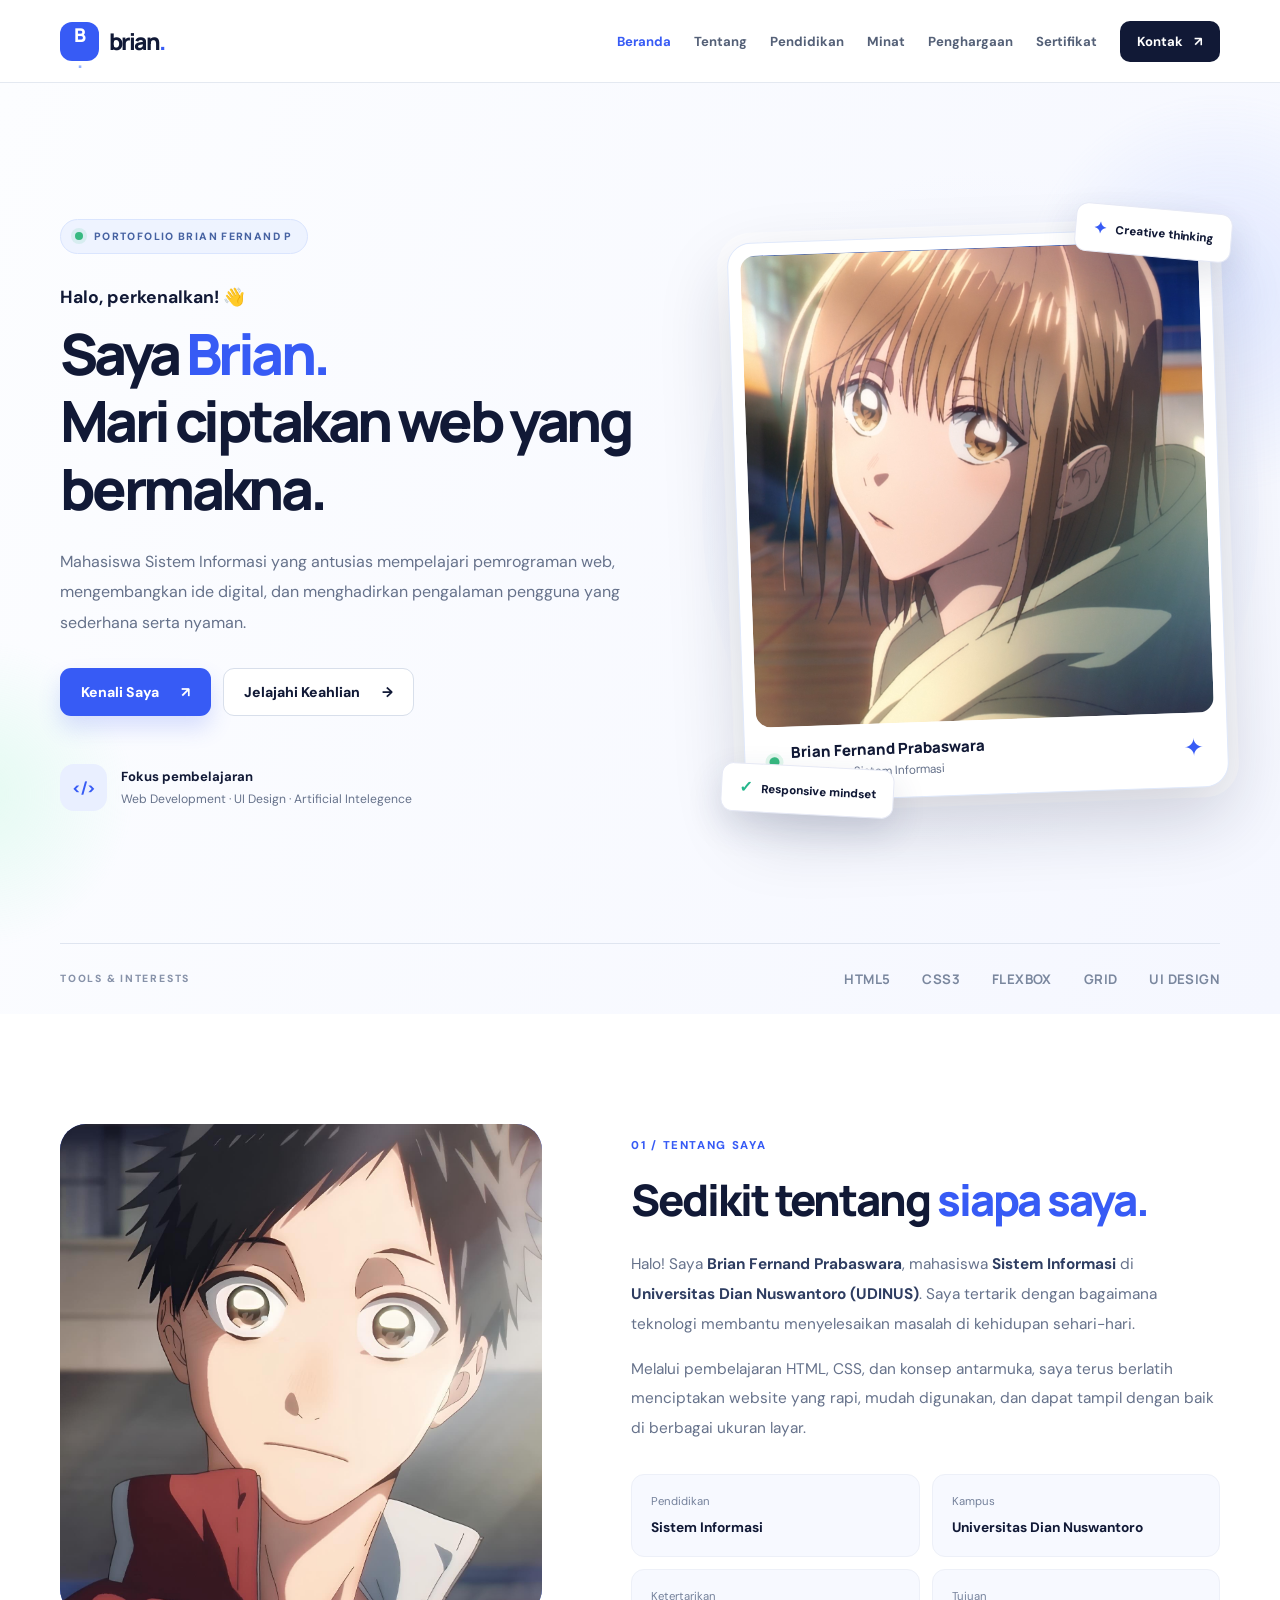
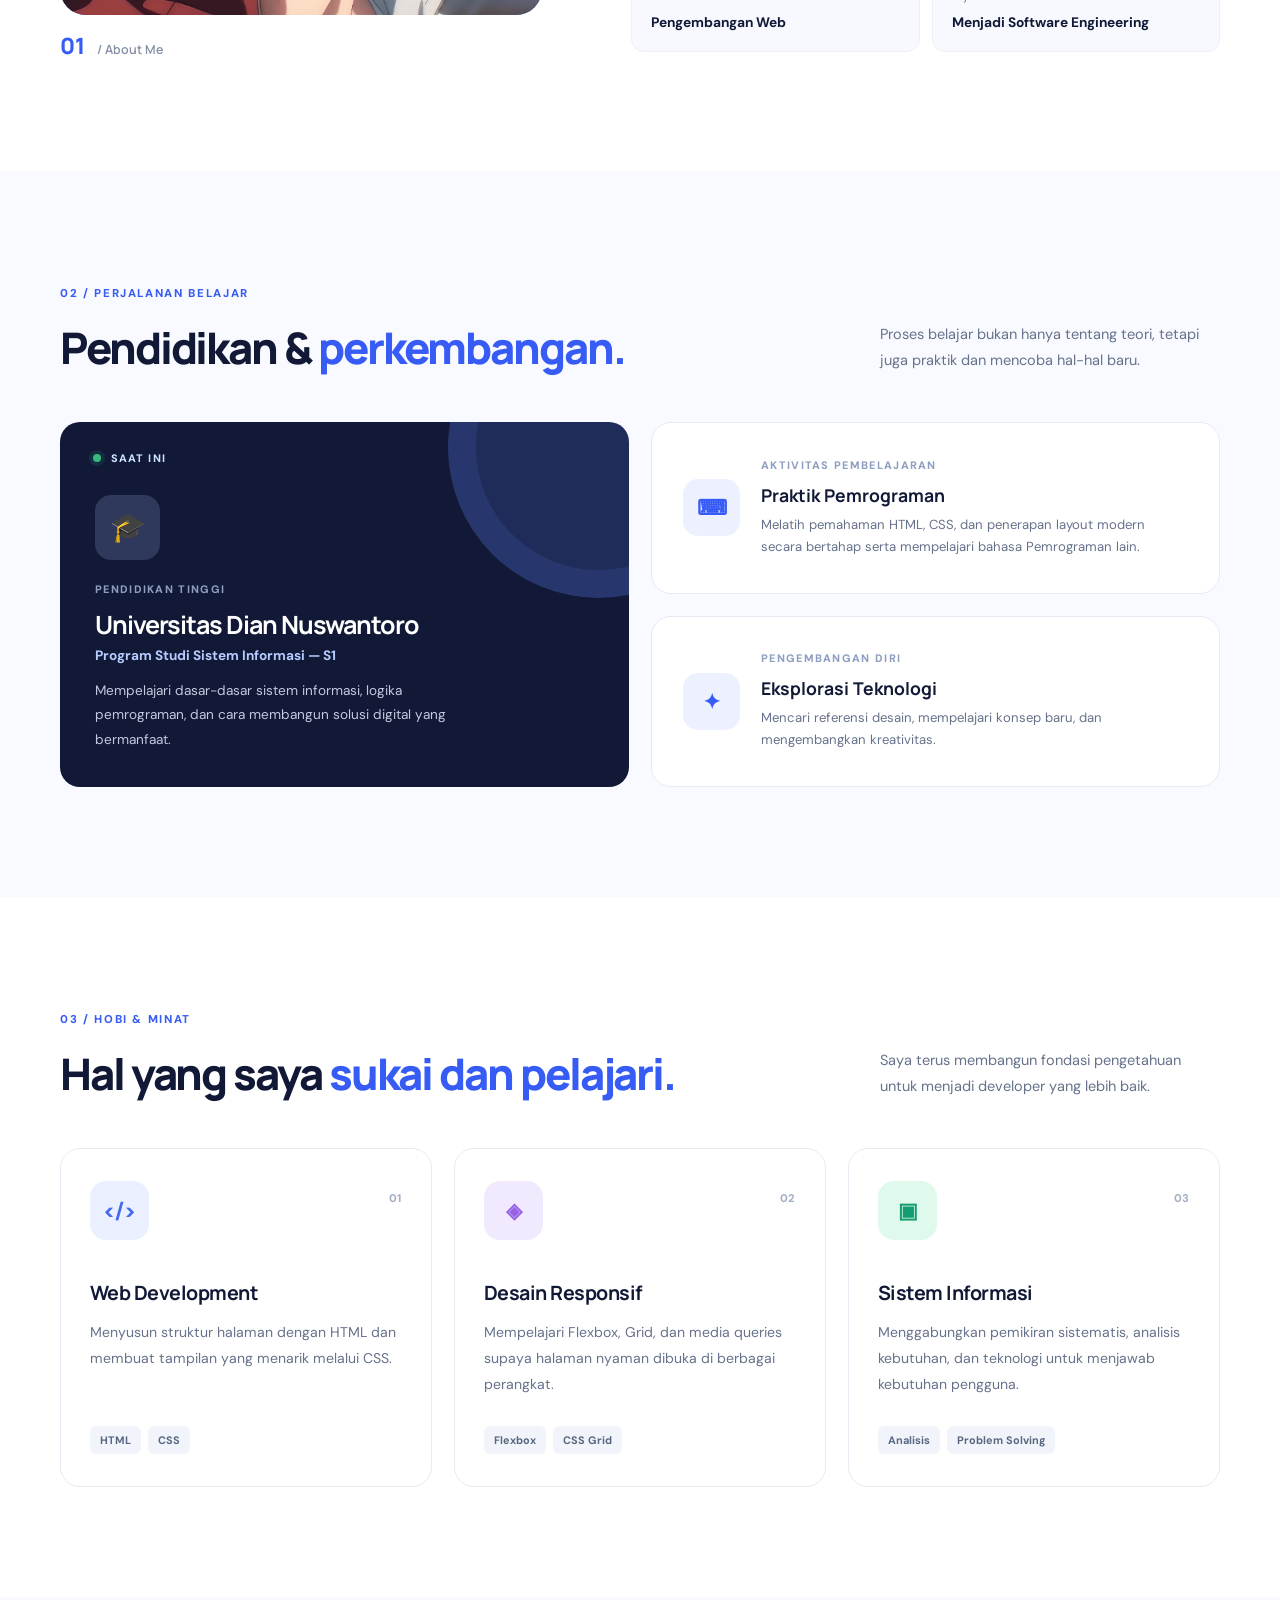
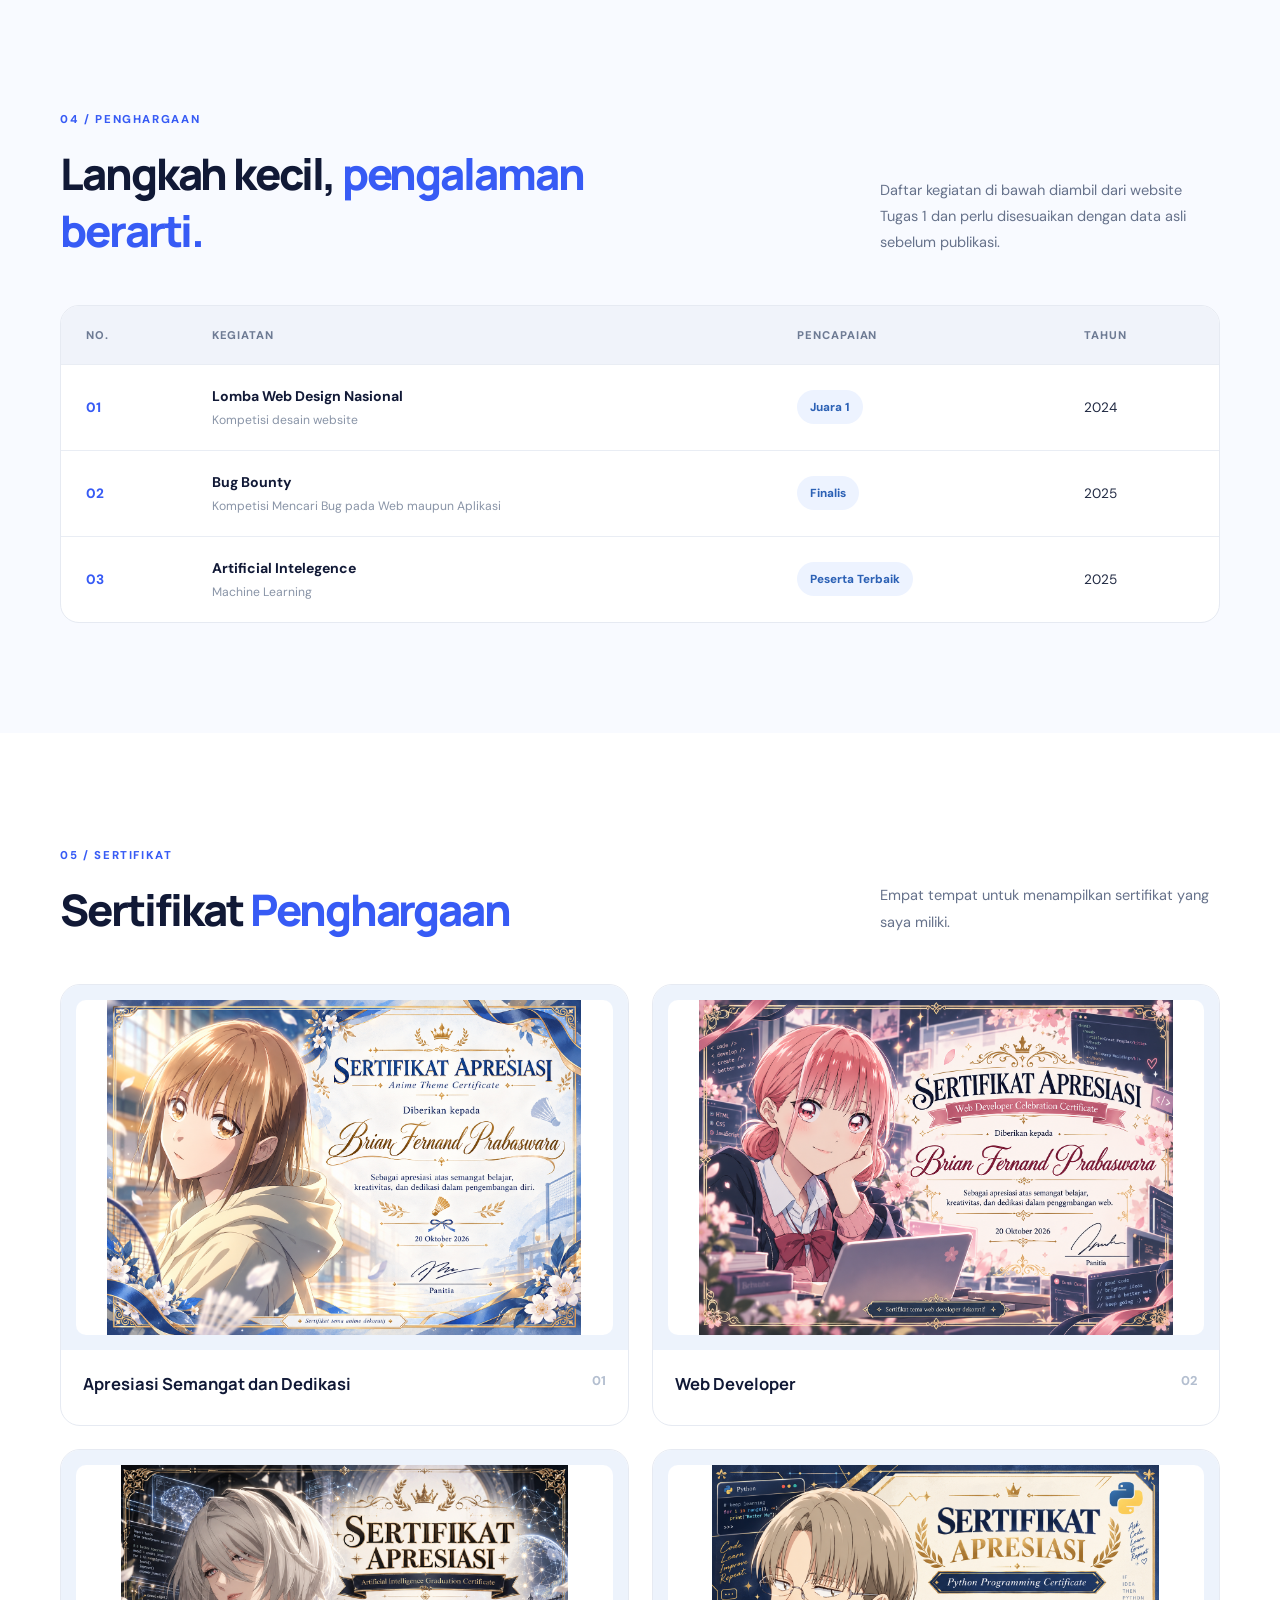
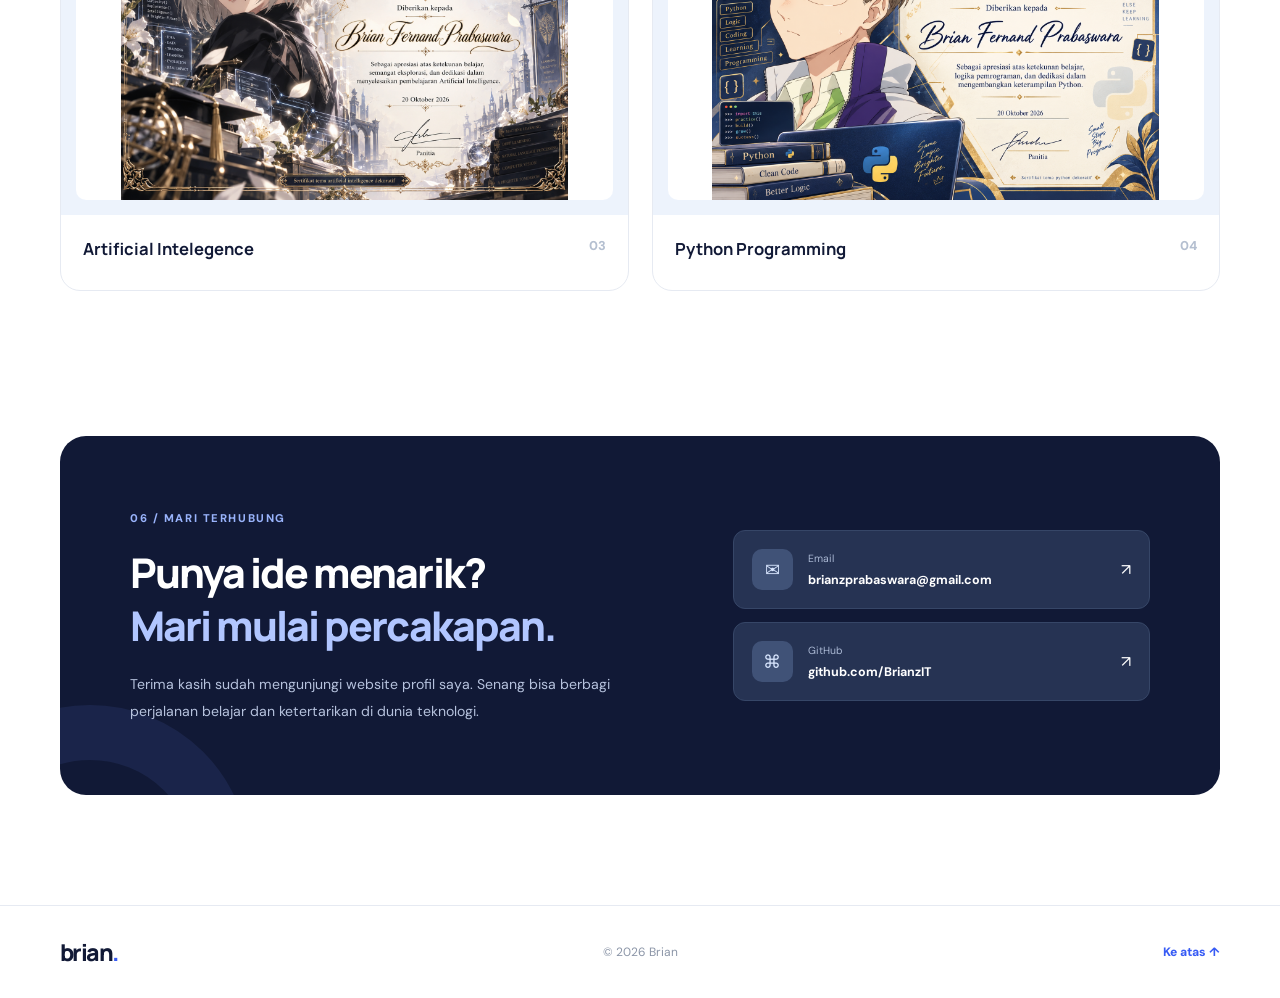
<file: index.html>
<!doctype html>
<html lang="id">
<head>
  <meta charset="UTF-8">
  <meta name="viewport" content="width=device-width, initial-scale=1.0">
  <meta name="description" content="Portofolio Brian, mahasiswa Sistem Informasi yang mempelajari pengembangan web, desain responsif, dan teknologi digital.">
  <meta name="theme-color" content="#f8fafc">
  <title>Brian | Portofolio Web</title>
  <link rel="icon" type="image/svg+xml" href="assets/favicon.svg">
  <link rel="preconnect" href="https://fonts.googleapis.com">
  <link rel="preconnect" href="https://fonts.gstatic.com" crossorigin>
  <link href="https://fonts.googleapis.com/css2?family=DM+Sans:wght@400;500;600;700&family=Manrope:wght@400;500;600;700;800&display=swap" rel="stylesheet">
  <link rel="stylesheet" href="style.css">
</head>
<body>
  <a class="skip-link" href="#konten-utama">Lewati navigasi</a>

  <!-- Header: Flexbox untuk tata letak, menu responsif di layar kecil. -->
  <header class="site-header" id="atas">
    <div class="container nav-wrap">
      <a href="#beranda" class="brand" aria-label="Brian, kembali ke beranda">
        <span class="brand-symbol" aria-hidden="true">B<span>.</span></span>
        <span class="brand-text">brian<span>.</span></span>
      </a>

      <!-- Checkbox + label: menu mobile interaktif dengan CSS murni (tanpa JavaScript). -->
      <input class="menu-checkbox" type="checkbox" id="menu-checkbox" aria-controls="navigasi">
      <label class="menu-toggle" for="menu-checkbox">
        <span aria-hidden="true"></span><span aria-hidden="true"></span><span aria-hidden="true"></span>
        <span class="sr-only">Buka atau tutup menu navigasi</span>
      </label>

      <nav class="site-nav" id="navigasi" aria-label="Navigasi utama">
        <a href="#beranda" class="nav-link active">Beranda</a>
        <a href="#tentang" class="nav-link">Tentang</a>
        <a href="#pendidikan" class="nav-link">Pendidikan</a>
        <a href="#minat" class="nav-link">Minat</a>
        <a href="#penghargaan" class="nav-link">Penghargaan</a>
        <a href="#sertifikat" class="nav-link">Sertifikat</a>
        <a href="#kontak" class="nav-link nav-cta">Kontak <span aria-hidden="true">↗</span></a>
      </nav>
    </div>
  </header>

  <main id="konten-utama">
    <!-- Hero: CSS Grid menjadi dua kolom di desktop, satu kolom di mobile. -->
    <section class="hero section" id="beranda" aria-labelledby="judul-utama">
      <div class="hero-orb hero-orb-one" aria-hidden="true"></div>
      <div class="hero-orb hero-orb-two" aria-hidden="true"></div>
      <div class="container hero-grid">
        <div class="hero-content">
          <span class="eyebrow"><span class="status-dot" aria-hidden="true"></span> PORTOFOLIO BRIAN FERNAND P</span>
          <p class="hero-intro">Halo, perkenalkan! <span aria-hidden="true">👋</span></p>
          <h1 id="judul-utama">Saya <span class="highlight-name">Brian.</span><br>Mari ciptakan <span class="highlight-underline">web yang bermakna.</span></h1>
          <p class="hero-desc">Mahasiswa Sistem Informasi yang antusias mempelajari pemrograman web, mengembangkan ide digital, dan menghadirkan pengalaman pengguna yang sederhana serta nyaman.</p>
          <div class="hero-actions">
            <a href="#tentang" class="btn btn-primary">Kenali Saya <span aria-hidden="true">↗</span></a>
            <a href="#minat" class="btn btn-outline">Jelajahi Keahlian <span aria-hidden="true">→</span></a>
          </div>
          <div class="hero-social-proof" aria-label="Fokus pembelajaran">
            <span class="mini-icon" aria-hidden="true">&lt;/&gt;</span>
            <p><strong>Fokus pembelajaran</strong><br><span>Web Development · UI Design · Artificial Intelegence</span></p>
          </div>
        </div>

        <!-- FOTO PROFIL BERANDA: ganti assets/images/foto-profil.jpg dengan foto kamu. -->
        <div class="hero-visual">
          <div class="visual-glow" aria-hidden="true"></div>
          <div class="profile-card">
            <div class="profile-photo-wrap">
              <img
                class="profile-photo"
                src="assets/images/ChinatsuKano.png"
                alt="Foto profil Brian pada halaman Beranda"
                width="1000" height="1020"
                fetchpriority="high"
                decoding="async"
              >
            </div>
            <div class="profile-card-info">
              <span class="profile-online" aria-hidden="true"></span>
              <div><strong>Brian Fernand Prabaswara</strong><span>Mahasiswa Sistem Informasi</span></div>
              <span class="profile-card-star" aria-hidden="true">✦</span>
            </div>
          </div>
          <div class="float-tag float-top" aria-hidden="true"><span>✦</span> Creative thinking</div>
          <div class="float-tag float-bottom" aria-hidden="true"><span>✓</span> Responsive mindset</div>
        </div>
      </div>
      <div class="container hero-bottom" aria-label="Teknologi yang dipelajari">
        <span>TOOLS & INTERESTS</span><div class="hero-tech"><b>HTML5</b><b>CSS3</b><b>FLEXBOX</b><b>GRID</b><b>UI DESIGN</b></div>
      </div>
    </section>

    <section class="section about-section" id="tentang" aria-labelledby="judul-tentang">
      <div class="container about-grid">
        <!-- FOTO PRIBADI: cukup ganti assets/images/foto-brian.jpg dengan foto kamu sendiri. -->
        <div class="about-art">
          <div class="about-art-frame">
            <img
              src="assets/images/InomataTaiki.jpg"
              alt="Foto pribadi Brian"
              class="about-photo"
              loading="lazy"
              decoding="async"
              width="1000"
              height="1020"
            >
          </div>
          <div class="about-number">01 <span>/ About Me</span></div>
        </div>
        <div class="about-copy">
          <span class="section-kicker">01 / TENTANG SAYA</span>
          <h2 id="judul-tentang">Sedikit tentang <span>siapa saya.</span></h2>
          <p>Halo! Saya <strong>Brian Fernand Prabaswara</strong>, mahasiswa <strong>Sistem Informasi</strong> di <strong>Universitas Dian Nuswantoro (UDINUS)</strong>. Saya tertarik dengan bagaimana teknologi membantu menyelesaikan masalah di kehidupan sehari-hari.</p>
          <p>Melalui pembelajaran HTML, CSS, dan konsep antarmuka, saya terus berlatih menciptakan website yang rapi, mudah digunakan, dan dapat tampil dengan baik di berbagai ukuran layar.</p>
          <div class="facts-grid">
            <div class="fact"><span class="fact-label">Pendidikan</span><strong>Sistem Informasi</strong></div>
            <div class="fact"><span class="fact-label">Kampus</span><strong>Universitas Dian Nuswantoro</strong></div>
            <div class="fact"><span class="fact-label">Ketertarikan</span><strong>Pengembangan Web</strong></div>
            <div class="fact"><span class="fact-label">Tujuan</span><strong>Menjadi Software Engineering</strong></div>
          </div>
        </div>
      </div>
    </section>

    <section class="section education-section" id="pendidikan" aria-labelledby="judul-pendidikan">
      <div class="container">
        <div class="section-topline"><div><span class="section-kicker">02 / PERJALANAN BELAJAR</span><h2 id="judul-pendidikan">Pendidikan & <span>perkembangan.</span></h2></div><p>Proses belajar bukan hanya tentang teori, tetapi juga praktik dan mencoba hal-hal baru.</p></div>
        <div class="education-layout">
          <article class="education-main">
            <span class="edu-current"><span class="status-dot"></span> SAAT INI</span>
            <div class="education-icon" aria-hidden="true">🎓</div>
            <p class="edu-overline">PENDIDIKAN TINGGI</p>
            <h3>Universitas Dian Nuswantoro</h3>
            <p class="edu-major">Program Studi Sistem Informasi — S1</p>
            <p class="edu-caption">Mempelajari dasar-dasar sistem informasi, logika pemrograman, dan cara membangun solusi digital yang bermanfaat.</p>
          </article>
          <div class="learning-stack">
            <article class="learning-card"><span class="learning-icon" aria-hidden="true">⌨</span><div><p class="edu-overline">AKTIVITAS PEMBELAJARAN</p><h3>Praktik Pemrograman</h3><p>Melatih pemahaman HTML, CSS, dan penerapan layout modern secara bertahap serta mempelajari bahasa Pemrograman lain.</p></div></article>
            <article class="learning-card"><span class="learning-icon" aria-hidden="true">✦</span><div><p class="edu-overline">PENGEMBANGAN DIRI</p><h3>Eksplorasi Teknologi</h3><p>Mencari referensi desain, mempelajari konsep baru, dan mengembangkan kreativitas.</p></div></article>
          </div>
        </div>
      </div>
    </section>

    <section class="section skills-section" id="minat" aria-labelledby="judul-minat">
      <div class="container">
        <div class="section-topline"><div><span class="section-kicker">03 / HOBI & MINAT</span><h2 id="judul-minat">Hal yang saya <span>sukai dan pelajari.</span></h2></div><p>Saya terus membangun fondasi pengetahuan untuk menjadi developer yang lebih baik.</p></div>
        <div class="skills-grid">
          <article class="skill-card"><div class="skill-icon skill-blue" aria-hidden="true">&lt;/&gt;</div><span class="skill-num">01</span><h3>Web Development</h3><p>Menyusun struktur halaman dengan HTML dan membuat tampilan yang menarik melalui CSS.</p><div class="skill-tags"><span>HTML</span><span>CSS</span></div></article>
          <article class="skill-card"><div class="skill-icon skill-violet" aria-hidden="true">◈</div><span class="skill-num">02</span><h3>Desain Responsif</h3><p>Mempelajari Flexbox, Grid, dan media queries supaya halaman nyaman dibuka di berbagai perangkat.</p><div class="skill-tags"><span>Flexbox</span><span>CSS Grid</span></div></article>
          <article class="skill-card"><div class="skill-icon skill-green" aria-hidden="true">▣</div><span class="skill-num">03</span><h3>Sistem Informasi</h3><p>Menggabungkan pemikiran sistematis, analisis kebutuhan, dan teknologi untuk menjawab kebutuhan pengguna.</p><div class="skill-tags"><span>Analisis</span><span>Problem Solving</span></div></article>
        </div>
      </div>
    </section>

    <section class="section achievements-section" id="penghargaan" aria-labelledby="judul-penghargaan">
      <div class="container">
        <div class="section-topline"><div><span class="section-kicker">04 / PENGHARGAAN</span><h2 id="judul-penghargaan">Langkah kecil, <span>pengalaman berarti.</span></h2></div><p>Daftar kegiatan di bawah diambil dari website Tugas 1 dan perlu disesuaikan dengan data asli sebelum publikasi.</p></div>
        <div class="achievements-table-wrap">
          <table class="achievements-table">
            <caption>Penghargaan dan kegiatan — data awal dari Tugas 1</caption>
            <thead><tr><th scope="col">No.</th><th scope="col">Kegiatan</th><th scope="col">Pencapaian</th><th scope="col">Tahun</th></tr></thead>
            <tbody>
              <tr><th scope="row">01</th><td><strong>Lomba Web Design Nasional</strong><span>Kompetisi desain website</span></td><td><span class="achievement-pill">Juara 1</span></td><td>2024</td></tr>
              <tr><th scope="row">02</th><td><strong>Bug Bounty</strong><span>Kompetisi Mencari Bug pada Web maupun Aplikasi</span></td><td><span class="achievement-pill">Finalis</span></td><td>2025</td></tr>
              <tr><th scope="row">03</th><td><strong>Artificial Intelegence</strong><span>Machine Learning</span></td><td><span class="achievement-pill">Peserta Terbaik</span></td><td>2025</td></tr>
            </tbody>
          </table>
        </div>
      </div>
    </section>

    <section class="section certificates-section" id="sertifikat" aria-labelledby="judul-sertifikat">
      <div class="container">
        <div class="section-topline">
          <div><span class="section-kicker">05 / SERTIFIKAT</span><h2 id="judul-sertifikat">Sertifikat <span>Penghargaan</span></h2></div>
          <p>Empat tempat untuk menampilkan sertifikat yang saya miliki.</p>
        </div>
        <!-- Ganti empat file JPG di assets/images/ dengan foto sertifikat asli kamu. -->
        <div class="certificate-grid">
          <article class="certificate-card">
            <div class="certificate-preview">
              <img class="certificate-image" src="assets/images/SertifikatKano.png" alt="Gambar sertifikat 1 - ganti dengan sertifikat asli" loading="lazy" decoding="async">
            </div>
            <div class="cert-details">
              <div>
                <h3>Apresiasi Semangat dan Dedikasi</h3>
              </div>
              <span class="cert-no">01</span>
            </div>
          </article>
          <article class="certificate-card">
            <div class="certificate-preview">
              <img class="certificate-image" src="assets/images/SertifikatHina.png" alt="Gambar sertifikat 2 - ganti dengan sertifikat asli" loading="lazy" decoding="async">
            </div>
            <div class="cert-details">
              <div>
                <h3>Web Developer</h3>                
              </div>
              <span class="cert-no">02</span>
            </div>
          </article>
          <article class="certificate-card">
            <div class="certificate-preview">
              <img class="certificate-image" src="assets/images/Sertfikat2b.png" alt="Gambar sertifikat 3 - ganti dengan sertifikat asli" loading="lazy" decoding="async">
            </div>
            <div class="cert-details">
              <div>
                <h3>Artificial Intelegence</h3>
              </div>
              <span class="cert-no">03</span>
            </div>
          </article>
          <article class="certificate-card">
            <div class="certificate-preview">
              <img class="certificate-image" src="assets/images/SertfikatKyo.png" alt="Gambar sertifikat 4 - ganti dengan sertifikat asli" loading="lazy" decoding="async">
            </div>
            <div class="cert-details">
              <div>
                <h3>Python Programming</h3>
              </div>
              <span class="cert-no">04</span>
            </div>
          </article>
        </div>
      </div>
    </section>

    <section class="section contact-section" id="kontak" aria-labelledby="judul-kontak">
      <div class="container">
        <div class="contact-panel">
          <div class="contact-shape" aria-hidden="true"></div>
          <div class="contact-text"><span class="contact-kicker">06 / MARI TERHUBUNG</span><h2 id="judul-kontak">Punya ide menarik?<br><span>Mari mulai percakapan.</span></h2><p>Terima kasih sudah mengunjungi website profil saya. Senang bisa berbagi perjalanan belajar dan ketertarikan di dunia teknologi.</p></div>
          <div class="contact-links">
            <!-- WAJIB GANTI emailkamu@example.com dan usernamekamu sebelum dikumpulkan! -->
            <a href="brianzprabaswara@gmail.com" class="contact-link"><span class="contact-link-icon" aria-hidden="true">✉</span><span><small>Email</small><strong>brianzprabaswara@gmail.com</strong></span><span class="contact-arrow" aria-hidden="true">↗</span></a>
            <a href="https://github.com/BrianzIT/Tugas_Minggu5_Bootstrap_Brian_Fernand_Prabaswara_07386" target="_blank" rel="noopener noreferrer" class="contact-link"><span class="contact-link-icon" aria-hidden="true">⌘</span><span><small>GitHub</small><strong>github.com/BrianzIT</strong></span><span class="contact-arrow" aria-hidden="true">↗</span></a>
          </div>
        </div>
      </div>
    </section>
  </main>

  <footer class="site-footer"><div class="container footer-inner"><a href="#beranda" class="footer-brand">brian<span>.</span></a><p>© 2026 Brian</p><a href="#atas" class="back-to-top">Ke atas ↑</a></div></footer>
</body>
</html>
</file>
<file: style.css>
/* =====================================================
   BRIAN PORTFOLIO — TUGAS 2 PEMROGRAMAN WEB DASAR
   CSS eksternal; selector spesifik; Flexbox dan Grid.
   Media queries: 1024px, 768px, 480px.
   ===================================================== */
:root {
  --navy: #111936;
  --text: #202942;
  --muted: #66728b;
  --blue: #375bf5;
  --blue-hover: #2445d7;
  --pale-blue: #ecf0ff;
  --paper: #ffffff;
  --bg: #f8faff;
  --border: #e6eaf2;
  --mint: #ccf6d9;
  --radius: 20px;
  --shadow: 0 22px 64px rgba(28, 44, 83, .085);
  --container: 1160px;
}
* { box-sizing: border-box; }
html { scroll-behavior: smooth; scroll-padding-top: 100px; }
body { margin: 0; font-family: 'DM Sans', 'Segoe UI', Arial, sans-serif; color: var(--text); background: var(--paper); -webkit-font-smoothing: antialiased; }
a { color: inherit; text-decoration: none; }
button { font: inherit; }
img, svg { max-width: 100%; }
.container { width: min(calc(100% - 48px), var(--container)); margin-inline: auto; }
.section { padding-block: 110px; }
h1, h2, h3, p { margin-top: 0; }
h1, h2, h3 { font-family: Manrope, 'Segoe UI', sans-serif; }
:focus-visible { outline: 3px solid #5b8aff; outline-offset: 4px; }
.skip-link { position: fixed; z-index: 1000; top: -80px; left: 20px; padding: 12px 20px; border-radius: 8px; background: var(--navy); color: #fff; }
.skip-link:focus { top: 12px; }

/* Navigasi: FLEXBOX */
.site-header { position: sticky; z-index: 100; top: 0; background: rgba(255,255,255,.95); border-bottom: 1px solid rgba(224,229,239,.85); backdrop-filter: blur(16px); }
.nav-wrap { min-height: 82px; display: flex; align-items: center; justify-content: space-between; gap: 20px; }
.brand { display: inline-flex; align-items: center; gap: 10px; flex-shrink: 0; }
.brand-symbol { display: grid; place-items: center; height: 39px; width: 39px; border-radius: 12px; color: white; background: var(--blue); font: 800 19px Manrope, sans-serif; }
.brand-symbol span, .brand-text span, .footer-brand span { color: #94b4ff; }
.brand-text { font: 800 23px Manrope, sans-serif; color: var(--navy); letter-spacing: -.07em; }
.brand-text span { color: var(--blue); }
.site-nav { display: flex; align-items: center; gap: clamp(12px, 1.8vw, 28px); }
.nav-link { font-size: .82rem; font-weight: 700; color: #546077; transition: color .2s ease; white-space: nowrap; }
.nav-link:not(.nav-cta):hover, .nav-link.active:not(.nav-cta) { color: var(--blue); }
.nav-cta { color: #fff; background: var(--navy); padding: 12px 17px; border-radius: 10px; }
.nav-cta:hover { background: var(--blue); }
.nav-cta span { margin-left: 8px; }
.menu-toggle { display: none; }
.menu-checkbox { display: none; } /* Desktop menampilkan navigasi langsung. */
.sr-only { position: absolute; width: 1px; height: 1px; padding: 0; margin: -1px; overflow: hidden; clip: rect(0, 0, 0, 0); white-space: nowrap; border: 0; }

/* Beranda: GRID + FLEXBOX */
.hero { background: linear-gradient(110deg, #fcfdff 0%, #f5f7ff 100%); position: relative; overflow: hidden; padding-top: 114px; padding-bottom: 0; }
.hero-orb { position: absolute; border-radius: 50%; pointer-events: none; filter: blur(3px); }
.hero-orb-one { width: 420px; height: 420px; top: 0; right: -150px; background: radial-gradient(circle, rgba(133,163,255,.2), transparent 67%); }
.hero-orb-two { width: 300px; height: 300px; bottom: 70px; left: -170px; background: radial-gradient(circle, rgba(170,250,208,.28), transparent 72%); }
.hero-grid { display: grid; grid-template-columns: minmax(0,1.16fr) minmax(0,.9fr); align-items: center; gap: 52px; padding-bottom: 110px; position: relative; }
.hero-content { min-width: 0; }
.eyebrow { display: inline-flex; gap: 11px; align-items: center; padding: 10px 14px; border: 1px solid #dae5fe; color: #4662a2; background: rgba(237,242,255,.9); border-radius: 50px; font-weight: 800; font-size: .66rem; letter-spacing: .13em; }
.status-dot { display: inline-block; width: 8px; height: 8px; border-radius: 50%; flex-shrink: 0; background: #37b980; box-shadow: 0 0 0 4px rgba(55,185,128,.12); }
.hero-intro { font-weight: 700; color: var(--navy); font-size: 1.1rem; margin: 32px 0 12px; }
.hero h1 { font-size: clamp(2.55rem, 4.45vw, 4.15rem); line-height: 1.19; letter-spacing: -.063em; color: var(--navy); font-weight: 800; margin-bottom: 24px; }
.highlight-name { color: var(--blue); }
.highlight-underline { position: relative; white-space: normal; }
.highlight-underline::after { content: ''; position: absolute; height: 9px; left: 0; right: 0; bottom: 1px; border-radius: 30px; background: rgba(152,214,174,.65); z-index: -1; }
.hero-desc { font-size: 1rem; line-height: 1.9; max-width: 580px; color: var(--muted); margin-bottom: 30px; }
.hero-actions { display: flex; flex-wrap: wrap; gap: 12px; align-items: center; }
.btn { min-height: 48px; display: inline-flex; align-items: center; justify-content: center; gap: 22px; padding: 14px 20px; border-radius: 11px; font-size: .88rem; font-weight: 800; border: 1px solid transparent; transition: transform .2s, background .2s, box-shadow .2s; }
.btn:hover { transform: translateY(-2px); }
.btn-primary { color: #fff; background: var(--blue); box-shadow: 0 12px 22px rgba(55,91,245,.18); }
.btn-primary:hover { background: var(--blue-hover); box-shadow: 0 14px 26px rgba(55,91,245,.25); }
.btn-outline { color: var(--navy); border-color: #d8dfeb; background: #fff; }
.btn-outline:hover { border-color: var(--blue); }
.hero-social-proof { display: flex; align-items: center; gap: 14px; margin-top: 48px; }
.mini-icon { display: grid; place-items: center; width: 47px; height: 47px; border-radius: 14px; background: #e9efff; color: var(--blue); font-weight: 800; font-size: .93rem; }
.hero-social-proof p { margin: 0; font-size: .76rem; line-height: 1.8; }
.hero-social-proof strong { color: var(--navy); font-size: .82rem; }
.hero-social-proof p span { color: var(--muted); }
.hero-visual { position: relative; min-width: 0; padding: 38px 0; }
.visual-glow { position: absolute; width: 115%; height: 112%; left: -7%; top: -7%; background: radial-gradient(circle, #dee7ff 0%, rgba(240,244,255,.15) 66%, transparent 75%); border-radius: 50%; }
/* Foto profil di Beranda. Foto ini berbeda dari foto pada Tentang Saya. */
.profile-card {
  position: relative;
  width: 100%;
  max-width: 505px;
  background: #fff;
  padding: 12px;
  border: 1px solid #e0e9fb;
  border-radius: 24px;
  transform: rotate(-2deg);
  box-shadow: 0 30px 70px rgba(21, 29, 55, .18), 0 0 0 10px rgba(255, 255, 255, .65);
}
.profile-photo-wrap {
  overflow: hidden;
  aspect-ratio: 1 / 1.03;
  background: linear-gradient(135deg, #2948dc, #5080ff);
  border-radius: 15px;
}
.profile-photo {
  display: block;
  width: 100%;
  height: 100%;
  object-fit: cover;
  object-position: center;
}
.profile-card-info { display: flex; align-items: center; gap: 12px; padding: 15px 12px 7px; }
.profile-online { width: 10px; height: 10px; flex-shrink: 0; background: #37b980; border-radius: 50%; box-shadow: 0 0 0 4px #e3f7ed; }
.profile-card-info div { display: flex; flex-direction: column; gap: 3px; }
.profile-card-info strong { font: 800 .95rem Manrope, sans-serif; color: var(--navy); }
.profile-card-info div span { color: var(--muted); font-size: .74rem; }
.profile-card-star { margin-left: auto; color: var(--blue); font-size: 1.5rem; }
.float-tag { position: absolute; display: flex; align-items: center; gap: 9px; padding: 13px 17px; background: #fff; border: 1px solid #e6e9f5; border-radius: 12px; box-shadow: 0 14px 35px rgba(42,59,100,.14); font-size: .73rem; font-weight: 800; color: var(--navy); }
.float-tag span { color: var(--blue); font-size: 1rem; }
.float-top { top: 11px; right: -12px; transform: rotate(5deg); }
.float-bottom { bottom: 18px; left: -15px; transform: rotate(3deg); }
.float-bottom span { color: #25b68c; }
.hero-bottom { position: relative; display: flex; justify-content: space-between; align-items: center; gap: 28px; border-top: 1px solid #dfe5f0; padding-block: 26px; }
.hero-bottom > span { color: #8792a9; font-size: .65rem; letter-spacing: .17em; font-weight: 800; flex-shrink: 0; }
.hero-tech { display: flex; flex-wrap: wrap; align-items: center; justify-content: flex-end; column-gap: 32px; row-gap: 12px; }
.hero-tech b { color: #7a879e; font-family: Manrope, sans-serif; font-size: .83rem; letter-spacing: .03em; }

/* Headings reusable */
.section-kicker { display: inline-block; color: var(--blue); font-size: .71rem; letter-spacing: .145em; font-weight: 800; margin-bottom: 19px; }
h2 { color: var(--navy); letter-spacing: -.048em; line-height: 1.29; font-size: clamp(2rem, 3.4vw, 3.07rem); font-weight: 800; }
h2 span { color: var(--blue); }
.section-topline { display: flex; justify-content: space-between; align-items: flex-end; gap: 30px; margin-bottom: 46px; }
.section-topline h2 { max-width: 650px; margin-bottom: 0; }
.section-topline > p { max-width: 340px; color: var(--muted); line-height: 1.8; font-size: .91rem; margin-bottom: 2px; }

/* Tentang: GRID */
.about-grid { display: grid; grid-template-columns: minmax(0, .9fr) minmax(0, 1.1fr); gap: clamp(48px, 7vw, 104px); align-items: center; }
/* Foto pribadi di halaman Tentang Saya. Ganti foto-brian.jpg di assets/images/. */
.about-art-frame {
  position: relative;
  width: 100%;
  aspect-ratio: 1 / 1.02;
  border-radius: 26px;
  background: linear-gradient(135deg, #2a46cd 0%, #4e79fe 100%);
  overflow: hidden;
}
.about-photo {
  position: absolute;
  inset: 0;
  display: block;
  width: 100%;
  height: 100%;
  object-fit: cover;
  object-position: center;
}
.about-number { padding-top: 15px; font: 800 1.4rem Manrope, sans-serif; color: var(--blue); }
.about-number span { margin-left: 8px; font-size: .78rem; font-weight: 600; color: #8490a5; }
.about-copy h2 { max-width: 550px; margin-bottom: 22px; }
.about-copy > p { color: var(--muted); font-size: .96rem; line-height: 1.95; margin-bottom: 15px; }
.about-copy > p strong { color: #2e3d61; }
.facts-grid { display: grid; grid-template-columns: repeat(2,minmax(0,1fr)); gap: 12px; margin-top: 30px; }
.fact { padding: 19px; background: #f7f9ff; border-radius: 13px; border: 1px solid #edf0f8; min-width: 0; }
.fact-label { display: block; font-size: .71rem; color: #74819b; margin-bottom: 7px; }
.fact strong { color: var(--navy); font-size: .86rem; overflow-wrap: anywhere; }

/* Pendidikan: GRID and FLEXBOX */
.education-section { background: var(--bg); }
.education-layout { display: grid; grid-template-columns: 1fr 1fr; gap: 22px; }
.education-main { position: relative; padding: 35px; overflow: hidden; background: var(--navy); color: white; min-height: 365px; border-radius: var(--radius); display: flex; flex-direction: column; align-items: flex-start; justify-content: flex-end; }
.education-main::after { content: ''; position: absolute; width: 245px; aspect-ratio: 1; border-radius: 50%; background: rgba(100,129,250,.18); top: -125px; right: -120px; border: 28px solid rgba(100,129,250,.12); }
.edu-current { position: absolute; top: 29px; left: 33px; display: inline-flex; align-items: center; gap: 10px; color: #cee5ff; font-size: .68rem; letter-spacing: .1em; font-weight: 800; }
.education-icon { display: grid; place-items: center; width: 65px; height: 65px; border-radius: 16px; background: #2e395b; margin-bottom: 22px; font-size: 1.8rem; }
.edu-overline { color: #8e9ec0; font-size: .68rem; letter-spacing: .12em; font-weight: 800; margin-bottom: 11px; }
.education-main h3 { color: white; font-size: 1.57rem; letter-spacing: -.04em; margin-bottom: 5px; }
.edu-major { color: #b6ccff; font-size: .85rem; font-weight: 700; margin-bottom: 15px; }
.edu-caption { color: #c2cae0; line-height: 1.8; font-size: .85rem; margin-bottom: 0; max-width: 390px; }
.learning-stack { display: grid; grid-template-rows: 1fr 1fr; gap: 22px; }
.learning-card { display: flex; gap: 21px; align-items: center; padding: 26px 31px; background: white; border: 1px solid var(--border); border-radius: var(--radius); }
.learning-icon { display: grid; place-items: center; height: 57px; width: 57px; flex-shrink: 0; border-radius: 15px; background: #edf0ff; color: var(--blue); font-weight: 800; font-size: 1.3rem; }
.learning-card h3 { color: var(--navy); font-size: 1.1rem; margin-bottom: 7px; }
.learning-card p:last-child { line-height: 1.7; font-size: .82rem; color: var(--muted); margin: 0; }

/* Hobi/minat: CSS GRID tiga kartu */
.skills-grid { display: grid; grid-template-columns: repeat(3,minmax(0,1fr)); gap: 22px; }
.skill-card { position: relative; display: flex; flex-direction: column; min-width: 0; padding: 32px 29px; border: 1px solid var(--border); border-radius: var(--radius); background: var(--paper); transition: transform .2s, box-shadow .2s, border-color .2s; }
.skill-card:hover { transform: translateY(-6px); box-shadow: var(--shadow); border-color: #d2dcf6; }
.skill-icon { width: 59px; height: 59px; display: grid; place-items: center; border-radius: 16px; font-size: 1.3rem; font-weight: 800; margin-bottom: 39px; }
.skill-blue { background: #eaf0ff; color: #4369ef; }
.skill-violet { background: #f1eaff; color: #9762e5; }
.skill-green { background: #dff9ed; color: #149d70; }
.skill-num { position: absolute; top: 42px; right: 30px; color: #a3afc2; font-size: .7rem; font-weight: 800; }
.skill-card h3 { font-size: 1.23rem; color: var(--navy); margin-bottom: 13px; letter-spacing: -.027em; }
.skill-card p { font-size: .88rem; color: var(--muted); line-height: 1.85; margin-bottom: 29px; }
.skill-tags { margin-top: auto; display: flex; flex-wrap: wrap; gap: 7px; }
.skill-tags span { background: #f1f4fa; padding: 7px 10px; border-radius: 6px; font-size: .68rem; font-weight: 700; color: #586781; }

/* Penghargaan: table semantik untuk data, bukan untuk layout */
.achievements-section { background: var(--bg); }
.achievements-table-wrap { border: 1px solid var(--border); border-radius: 19px; overflow-x: auto; background: white; }
.achievements-table { width: 100%; border-collapse: collapse; min-width: 570px; text-align: left; }
.achievements-table caption { position: absolute; width: 1px; height: 1px; padding: 0; overflow: hidden; clip: rect(0,0,0,0); white-space: nowrap; border: 0; }
.achievements-table thead { background: #f0f3fa; }
.achievements-table th, .achievements-table td { padding: 22px 25px; border-bottom: 1px solid #e9edf4; font-size: .85rem; }
.achievements-table tbody tr:last-child th, .achievements-table tbody tr:last-child td { border-bottom: 0; }
.achievements-table thead th { color: #6e7b94; font-size: .7rem; letter-spacing: .08em; text-transform: uppercase; font-weight: 800; }
.achievements-table tbody th { color: var(--blue); font-weight: 800; }
.achievements-table td strong { display: block; font-size: .88rem; color: var(--navy); margin-bottom: 6px; }
.achievements-table td > span:not(.achievement-pill) { color: #8994a7; font-size: .76rem; }
.achievement-pill { display: inline-block; border-radius: 30px; padding: 9px 13px; color: #2c61b5; background: #edf3ff; font-size: .73rem; font-weight: 800; white-space: nowrap; }

/* Empat gambar sertifikat: dua kolom di desktop, satu di HP. */
.certificate-grid { display: grid; grid-template-columns: repeat(2, minmax(0, 1fr)); gap: 23px; }
.certificate-card { min-width: 0; border: 1px solid var(--border); overflow: hidden; border-radius: var(--radius); background: #fff; }
.certificate-preview { background: #edf3fc; padding: 15px; }
.certificate-image { display: block; width: 100%; aspect-ratio: 16 / 10; height: auto; object-fit: contain; background: #fff; border-radius: 10px; }
.cert-details { display: flex; justify-content: space-between; gap: 10px; padding: 22px; }
.cert-details h3 { margin: 0 0 8px; font-size: 1.04rem; color: var(--navy); }
.cert-details p { margin: 0; color: #8290a3; font-size: .79rem; }
.cert-no { color: #b4bfd0; font-weight: 800; font-size: .8rem; }

/* Kontak: 2 kolom dengan CSS Grid */
.contact-section { padding-top: 35px; }
.contact-panel { background: var(--navy); border-radius: 26px; padding: clamp(35px, 6vw, 70px); position: relative; overflow: hidden; display: grid; grid-template-columns: 1.25fr .95fr; gap: 54px; align-items: center; }
.contact-shape { position: absolute; width: 320px; aspect-ratio: 1; border: 55px solid rgba(109,139,244,.1); border-radius: 50%; bottom: -230px; left: -130px; }
.contact-kicker { color: #99b3fb; font-size: .7rem; font-weight: 800; letter-spacing: .14em; }
.contact-text { position: relative; }
.contact-text h2 { color: white; margin: 19px 0; font-size: clamp(1.9rem, 3.2vw, 2.75rem); }
.contact-text h2 span { color: #b1c6ff; }
.contact-text p { margin: 0; color: #b6c2dd; font-size: .88rem; line-height: 1.9; }
.contact-links { position: relative; display: grid; gap: 13px; min-width: 0; }
.contact-link { display: flex; align-items: center; gap: 15px; background: #263353; color: #fff; border: 1px solid #364667; border-radius: 12px; padding: 18px; min-width: 0; transition: background .2s, border-color .2s; }
.contact-link:hover { background: #2d3d69; border-color: #879ceb; }
.contact-link-icon { flex-shrink: 0; display: grid; place-items: center; width: 41px; height: 41px; background: #405277; border-radius: 10px; color: #d9e7ff; font-size: 1.1rem; }
.contact-link > span:nth-child(2) { min-width: 0; }
.contact-link small { display: block; font-size: .65rem; color: #abb9d4; margin-bottom: 7px; }
.contact-link strong { font-size: .78rem; display: block; overflow-wrap: anywhere; }
.contact-arrow { margin-left: auto; flex-shrink: 0; }

/* Footer */
.site-footer { border-top: 1px solid var(--border); }
.footer-inner { padding-block: 30px; display: flex; gap: 15px; align-items: center; justify-content: space-between; }
.footer-brand { color: var(--navy); font: 800 1.45rem Manrope, sans-serif; letter-spacing: -.07em; }
.footer-brand span { color: var(--blue); }
.footer-inner p { margin: 0; color: #8b95a7; font-size: .75rem; text-align: center; }
.back-to-top { font-size: .76rem; font-weight: 800; color: var(--blue); white-space: nowrap; }

/* BREAKPOINT 1024: navigasi mobile, hero lebih proporsional */
@media (max-width: 1024px) {
  .menu-toggle { position: relative; display: flex; flex-direction: column; align-items: center; justify-content: center; gap: 5px; width: 44px; height: 44px; border: 1px solid var(--border); border-radius: 10px; background: #fff; cursor: pointer; }
  .menu-toggle span { display: block; width: 21px; height: 2px; border-radius: 2px; background: var(--navy); transition: transform .2s, opacity .2s; }
  /* Checkbox tetap bisa menerima fokus dari keyboard, tetapi tidak terlihat. */
  .menu-checkbox { display: block; position: absolute; width: 1px; height: 1px; opacity: 0; overflow: hidden; }
  .menu-checkbox:focus-visible + .menu-toggle { outline: 3px solid #5b8aff; outline-offset: 4px; }
  .menu-checkbox:checked + .menu-toggle span:first-child { transform: translateY(7px) rotate(45deg); }
  .menu-checkbox:checked + .menu-toggle span:nth-child(2) { opacity: 0; }
  .menu-checkbox:checked + .menu-toggle span:nth-child(3) { transform: translateY(-7px) rotate(-45deg); }
  .site-nav { display: none; position: absolute; top: calc(100% + 1px); left: 0; right: 0; background: #fff; border-bottom: 1px solid var(--border); box-shadow: 0 16px 22px rgba(19,32,68,.08); padding: 14px 24px 23px; flex-direction: column; align-items: stretch; gap: 0; max-height: calc(100dvh - 82px); overflow-y: auto; }
  .menu-checkbox:checked ~ .site-nav { display: flex; }
  .nav-link { display: block; padding: 13px 10px; }
  .nav-cta { margin-top: 8px; text-align: center; }
  .hero-grid { gap: 32px; }
  .hero h1 { font-size: clamp(2.4rem,4.4vw,3.5rem); }
  .section { padding-block: 85px; }
  .hero { padding-top: 92px; padding-bottom: 0; }
  .hero-grid { padding-bottom: 90px; }
  .hero-bottom { padding-block: 22px; }
  .certificate-preview { padding: 28px; }
}

/* BREAKPOINT 768: satu kolom pada desktop->HP */
@media (max-width: 768px) {
  html { scroll-padding-top: 75px; }
  .container { width: min(calc(100% - 36px), var(--container)); }
  .nav-wrap { min-height: 70px; }
  .hero { padding-top: 72px; }
  .hero-grid { grid-template-columns: minmax(0,1fr); gap: 45px; padding-bottom: 55px; }
  .hero-visual { width: min(100% - 24px, 520px); margin-inline: auto; }
  .hero h1 { font-size: clamp(2.55rem, 8vw, 3.6rem); }
  .hero-desc { max-width: 600px; }
  .hero-bottom { flex-direction: column; align-items: flex-start; gap: 15px; }
  .hero-tech { justify-content: flex-start; gap: 12px 20px; }
  .section { padding-block: 75px; }
  .section-topline { flex-direction: column; align-items: flex-start; gap: 13px; margin-bottom: 31px; }
  .section-topline > p { max-width: 580px; }
  .about-grid, .education-layout, .contact-panel { grid-template-columns: minmax(0,1fr); }
  .about-grid { gap: 37px; }
  .about-art { max-width: 500px; }
  .skills-grid { grid-template-columns: repeat(2,minmax(0,1fr)); }
  .contact-panel { gap: 30px; }
  .certificate-preview { padding: 24px; }
  .cert-frame { min-height: 210px; }
  .cert-title { font-size: 1rem; }
  .footer-inner { flex-wrap: wrap; justify-content: center; }
}

/* BREAKPOINT 480: ponsel kecil */
@media (max-width: 480px) {
  .container { width: min(calc(100% - 32px), var(--container)); }
  .hero { padding-top: 56px; }
  .hero-intro { margin-top: 25px; }
  .hero h1 { font-size: clamp(2.15rem, 9.2vw, 2.65rem); line-height: 1.25; }
  .hero-desc { font-size: .91rem; line-height: 1.8; }
  .hero-actions { align-items: stretch; }
  .hero-actions .btn { width: 100%; }
  .hero-social-proof { margin-top: 31px; }
  .hero-visual { width: min(100% - 8px, 380px); padding: 25px 0; }
  .profile-card { transform: rotate(-1deg); border-radius: 17px; padding: 9px; }
  .profile-photo-wrap { border-radius: 11px; }
  .profile-card-info { padding: 12px 7px 5px; }
  .profile-card-info strong { font-size: .85rem; }
  .profile-card-info div span { font-size: .65rem; }
  .float-tag { font-size: .59rem; padding: 8px 9px; }
  .float-top { right: -8px; top: 3px; }
  .float-bottom { left: -7px; bottom: 6px; }
  .hero-tech b { font-size: .7rem; }
  .section { padding-block: 62px; }
  h2 { font-size: clamp(1.85rem,8vw,2.2rem); }
  .about-grid { gap: 28px; }
  .facts-grid { gap: 9px; }
  .fact { padding: 15px 12px; }
  .fact strong { font-size: .77rem; }
  .education-main { padding: 28px; min-height: 365px; }
  .education-main h3 { font-size: 1.35rem; }
  .learning-card { padding: 20px; gap: 15px; }
  .learning-icon { width: 47px; height: 47px; }
  .skills-grid, .certificate-grid { grid-template-columns: minmax(0,1fr); }
  .skill-card { padding: 26px; }
  .skill-icon { margin-bottom: 24px; }
  .certificate-preview { padding: 10px; }
  .contact-section { padding-top: 15px; }
  .contact-panel { border-radius: 18px; padding: 27px 21px; }
  .contact-link { gap: 11px; padding: 13px; }
  .contact-link-icon { width: 33px; height: 33px; }
  .contact-link strong { font-size: .7rem; }
  .footer-inner { padding-block: 23px; }
  .footer-inner p { order: 3; width: 100%; }
}
@media (prefers-reduced-motion: reduce) {
  *, *::before, *::after { scroll-behavior: auto !important; transition-duration: .01ms !important; animation-duration: .01ms !important; }
}

/* Tabel penghargaan pada HP menjadi kartu, tanpa scroll horizontal. */
@media (max-width: 600px) {
  .achievements-table-wrap { overflow: hidden; background: transparent; border: 0; border-radius: 0; }
  .achievements-table { min-width: 0; width: 100%; display: block; }
  .achievements-table thead { position: absolute; width: 1px; height: 1px; overflow: hidden; clip: rect(0,0,0,0); white-space: nowrap; }
  .achievements-table tbody { display: grid; gap: 13px; }
  .achievements-table tbody tr { display: grid; grid-template-columns: minmax(0,1fr) auto; gap: 5px 12px; padding: 20px; background: #fff; border: 1px solid var(--border); border-radius: 14px; }
  .achievements-table tbody th, .achievements-table tbody td { display: block; border: 0; padding: 0; min-width: 0; }
  .achievements-table tbody th { grid-column: 1 / -1; padding-bottom: 8px; }
  .achievements-table tbody td:nth-of-type(1) { grid-column: 1 / -1; padding-bottom: 10px; }
  .achievements-table tbody td:nth-of-type(2) { grid-column: 1; align-self: center; }
  .achievements-table tbody td:nth-of-type(3) { grid-column: 2; align-self: center; font-weight: 800; color: #75829a; }
}
</file>
